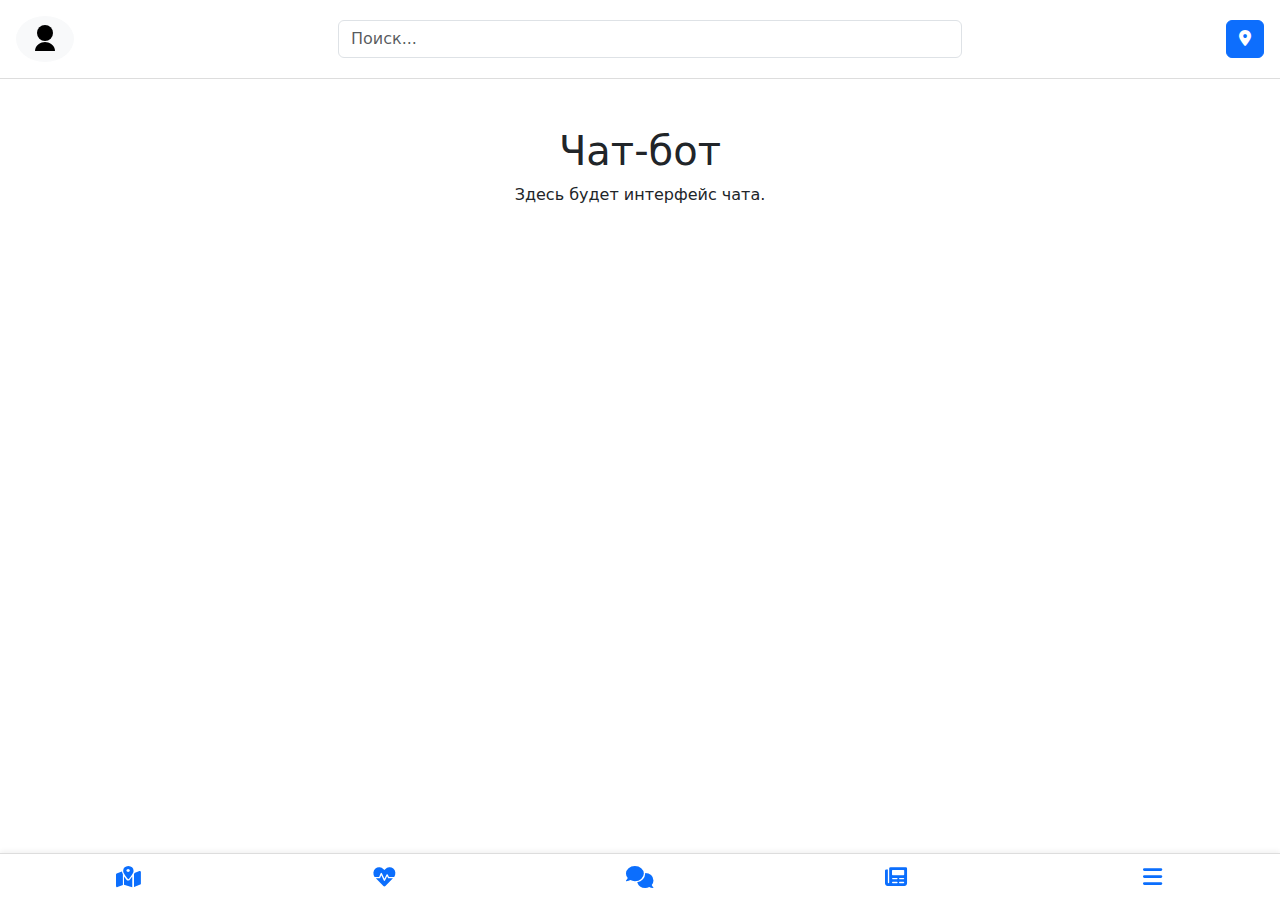
<file: chat.html>
<!DOCTYPE html>
<html lang="ru">
<head>
  <meta charset="UTF-8">
  <meta name="viewport" content="width=device-width, initial-scale=1.0">
  <title>Чат</title>
  <link rel="stylesheet" href="css/styles.css">
  <link href="https://cdn.jsdelivr.net/npm/bootstrap@5.3.0-alpha1/dist/css/bootstrap.min.css" rel="stylesheet">
  <link href="https://cdnjs.cloudflare.com/ajax/libs/font-awesome/6.0.0-beta3/css/all.min.css" rel="stylesheet">
</head>
<body>
  <header class="d-flex justify-content-between align-items-center p-3">
    <a href="index.html" class="profile-btn btn btn-light rounded-circle" aria-label="Профиль">
      <!-- SVG иконка профиля -->
      <svg width="32" height="32" xmlns="http://www.w3.org/2000/svg" fill="currentColor">
        <circle cx="16" cy="10" r="8"></circle>
        <path d="M6 28c0-6 6-9 10-9s10 3 10 9"></path>
      </svg>
    </a>
    <div class="search-container w-50">
      <input type="text" id="search" class="form-control" placeholder="Поиск..." aria-label="Поле поиска">
    </div>
    <button id="geolocation-btn" class="btn btn-primary" aria-label="Определить местоположение">
      <i class="fas fa-map-marker-alt"></i> 
    </button>
  </header>

  <main>
    <h1 class="text-center mt-5">Чат-бот</h1>
    <p class="text-center">Здесь будет интерфейс чата.</p>
  </main>

  <footer>
    <nav class="bottom-nav" aria-label="Основное меню">
      <a href="map.html" aria-label="Открыть карту">
        <i class="fas fa-map-marked-alt"></i>
      </a>
      <a href="health.html" aria-label="Открыть советы по здоровью">
        <i class="fas fa-heartbeat"></i>
      </a>
      <a href="chat.html" aria-label="Открыть чат-бота">
        <i class="fas fa-comments"></i>
      </a>
      <a href="news.html" aria-label="Открыть новости">
        <i class="fas fa-newspaper"></i>
      </a>
      <a href="menu.html" aria-label="Открыть меню">
        <i class="fas fa-bars"></i>
      </a>
    </nav>
  </footer>
</body>
</html>
</file>
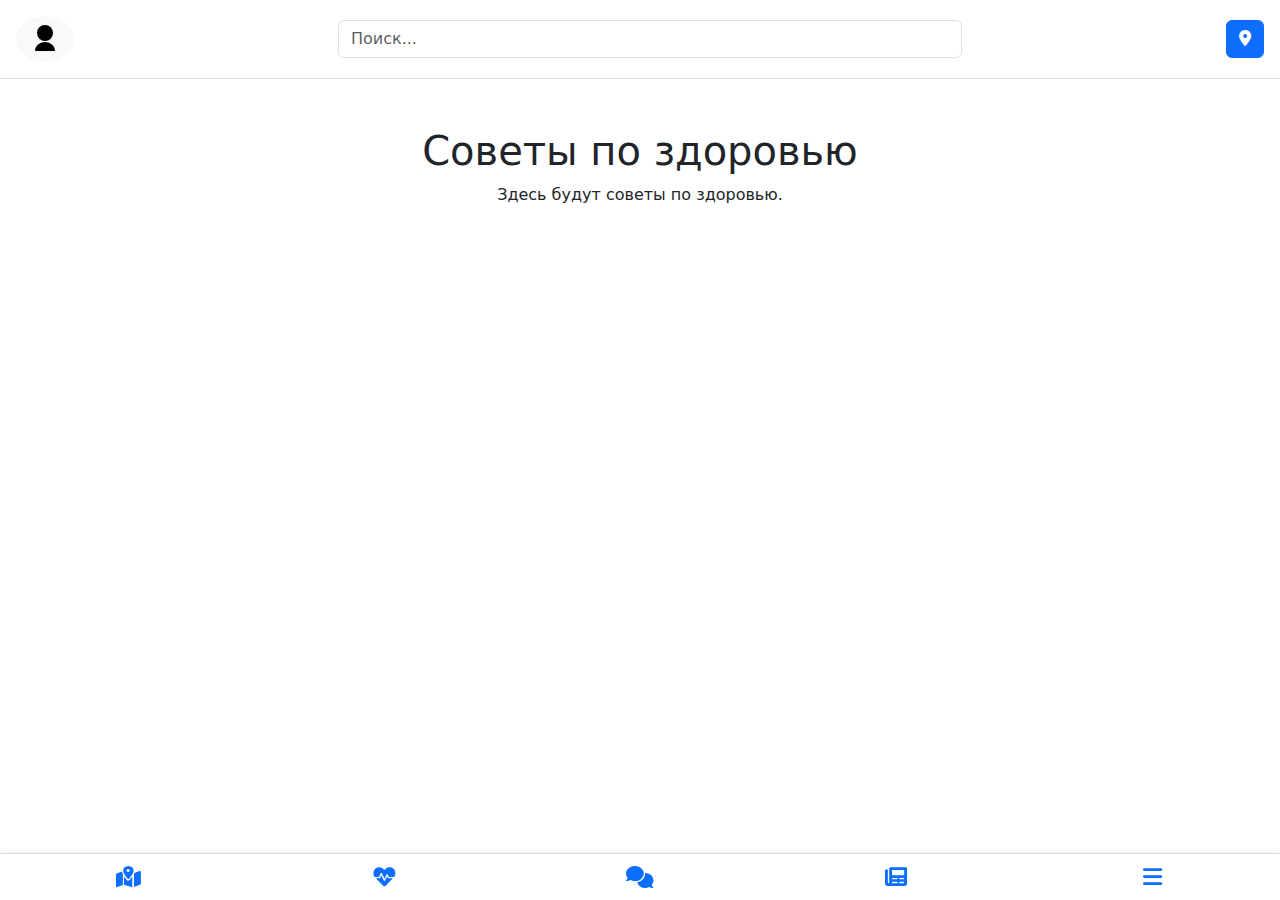
<file: health.html>
<!DOCTYPE html>
<html lang="ru">
<head>
  <meta charset="UTF-8">
  <meta name="viewport" content="width=device-width, initial-scale=1.0">
  <title>Здоровье</title>
  <link rel="stylesheet" href="css/styles.css">
  <link href="https://cdn.jsdelivr.net/npm/bootstrap@5.3.0-alpha1/dist/css/bootstrap.min.css" rel="stylesheet">
  <link href="https://cdnjs.cloudflare.com/ajax/libs/font-awesome/6.0.0-beta3/css/all.min.css" rel="stylesheet">
</head>
<body>
  <header class="d-flex justify-content-between align-items-center p-3">
    <a href="index.html" class="profile-btn btn btn-light rounded-circle" aria-label="Профиль">
      <!-- SVG иконка профиля -->
      <svg width="32" height="32" xmlns="http://www.w3.org/2000/svg" fill="currentColor">
        <circle cx="16" cy="10" r="8"></circle>
        <path d="M6 28c0-6 6-9 10-9s10 3 10 9"></path>
      </svg>
    </a>
    <div class="search-container w-50">
      <input type="text" id="search" class="form-control" placeholder="Поиск..." aria-label="Поле поиска">
    </div>
    <button id="geolocation-btn" class="btn btn-primary" aria-label="Определить местоположение">
      <i class="fas fa-map-marker-alt"></i> 
    </button>
  </header>

  <main>
    <h1 class="text-center mt-5">Советы по здоровью</h1>
    <p class="text-center">Здесь будут советы по здоровью.</p>
  </main>

  <footer>
    <nav class="bottom-nav" aria-label="Основное меню">
      <a href="map.html" aria-label="Открыть карту">
        <i class="fas fa-map-marked-alt"></i>
      </a>
      <a href="health.html" aria-label="Открыть советы по здоровью">
        <i class="fas fa-heartbeat"></i>
      </a>
      <a href="chat.html" aria-label="Открыть чат-бота">
        <i class="fas fa-comments"></i>
      </a>
      <a href="news.html" aria-label="Открыть новости">
        <i class="fas fa-newspaper"></i>
      </a>
      <a href="menu.html" aria-label="Открыть меню">
        <i class="fas fa-bars"></i>
      </a>
    </nav>
  </footer>
</body>
</html>
</file>
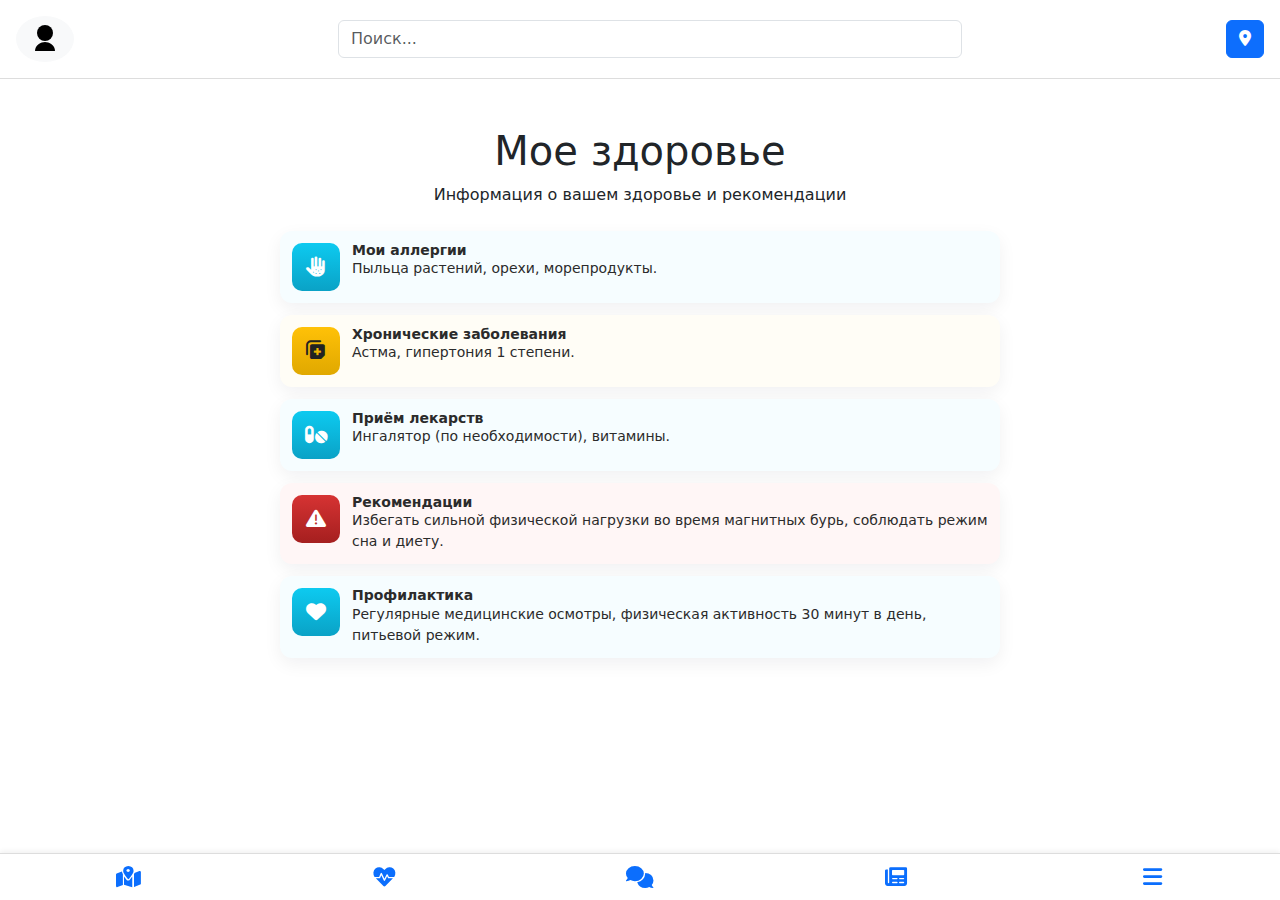
<file: health_profile.html>
<!DOCTYPE html>
<html lang="ru">
<head>
  <meta charset="UTF-8">
  <meta name="viewport" content="width=device-width, initial-scale=1.0">
  <title>Мое здоровье</title>
  <link rel="stylesheet" href="css/styles.css">
  <link href="https://cdn.jsdelivr.net/npm/bootstrap@5.3.0-alpha1/dist/css/bootstrap.min.css" rel="stylesheet">
  <link href="https://cdnjs.cloudflare.com/ajax/libs/font-awesome/6.0.0-beta3/css/all.min.css" rel="stylesheet">
</head>
<body>
  <header class="d-flex justify-content-between align-items-center p-3">
    <a href="index.html" class="profile-btn btn btn-light rounded-circle" aria-label="Профиль">
      <svg width="32" height="32" xmlns="http://www.w3.org/2000/svg" fill="currentColor">
        <circle cx="16" cy="10" r="8"></circle>
        <path d="M6 28c0-6 6-9 10-9s10 3 10 9"></path>
      </svg>
    </a>
    <div class="search-container w-50">
      <input type="text" id="search" class="form-control" placeholder="Поиск..." aria-label="Поле поиска">
    </div>
    <button id="geolocation-btn" class="btn btn-primary" aria-label="Определить местоположение">
      <i class="fas fa-map-marker-alt"></i> 
    </button>
  </header>

  <main class="container main-with-padding">
    <h1 class="text-center mt-5">Мое здоровье</h1>
    <p class="text-center mb-4">Информация о вашем здоровье и рекомендации</p>

    <div class="health-grid">
      <div class="alert-card health-alert alert-info">
        <div class="alert-icon"><i class="fas fa-allergies"></i></div>
        <div class="alert-body">
          <p class="alert-title">Мои аллергии</p>
          <p>Пыльца растений, орехи, морепродукты.</p>
        </div>
      </div>

      <div class="alert-card health-alert alert-warning">
        <div class="alert-icon"><i class="fas fa-notes-medical"></i></div>
        <div class="alert-body">
          <p class="alert-title">Хронические заболевания</p>
          <p>Астма, гипертония 1 степени.</p>
        </div>
      </div>

      <div class="alert-card health-alert alert-info">
        <div class="alert-icon"><i class="fas fa-pills"></i></div>
        <div class="alert-body">
          <p class="alert-title">Приём лекарств</p>
          <p>Ингалятор (по необходимости), витамины.</p>
        </div>
      </div>

      <div class="alert-card health-alert alert-danger">
        <div class="alert-icon"><i class="fas fa-exclamation-triangle"></i></div>
        <div class="alert-body">
          <p class="alert-title">Рекомендации</p>
          <p>Избегать сильной физической нагрузки во время магнитных бурь, соблюдать режим сна и диету.</p>
        </div>
      </div>

      <div class="alert-card health-alert alert-info">
        <div class="alert-icon"><i class="fas fa-heart"></i></div>
        <div class="alert-body">
          <p class="alert-title">Профилактика</p>
          <p>Регулярные медицинские осмотры, физическая активность 30 минут в день, питьевой режим.</p>
        </div>
      </div>
    </div>
  </main>

  <footer>
    <nav class="bottom-nav" aria-label="Основное меню">
      <a href="map.html" aria-label="Открыть карту">
        <i class="fas fa-map-marked-alt"></i>
      </a>
      <a href="health.html" aria-label="Открыть советы по здоровью">
        <i class="fas fa-heartbeat"></i>
      </a>
      <a href="chat.html" aria-label="Открыть чат-бота">
        <i class="fas fa-comments"></i>
      </a>
      <a href="news.html" aria-label="Открыть новости">
        <i class="fas fa-newspaper"></i>
      </a>
      <a href="menu.html" aria-label="Открыть меню">
        <i class="fas fa-bars"></i>
      </a>
    </nav>
  </footer>
</body>
</html>
</file>
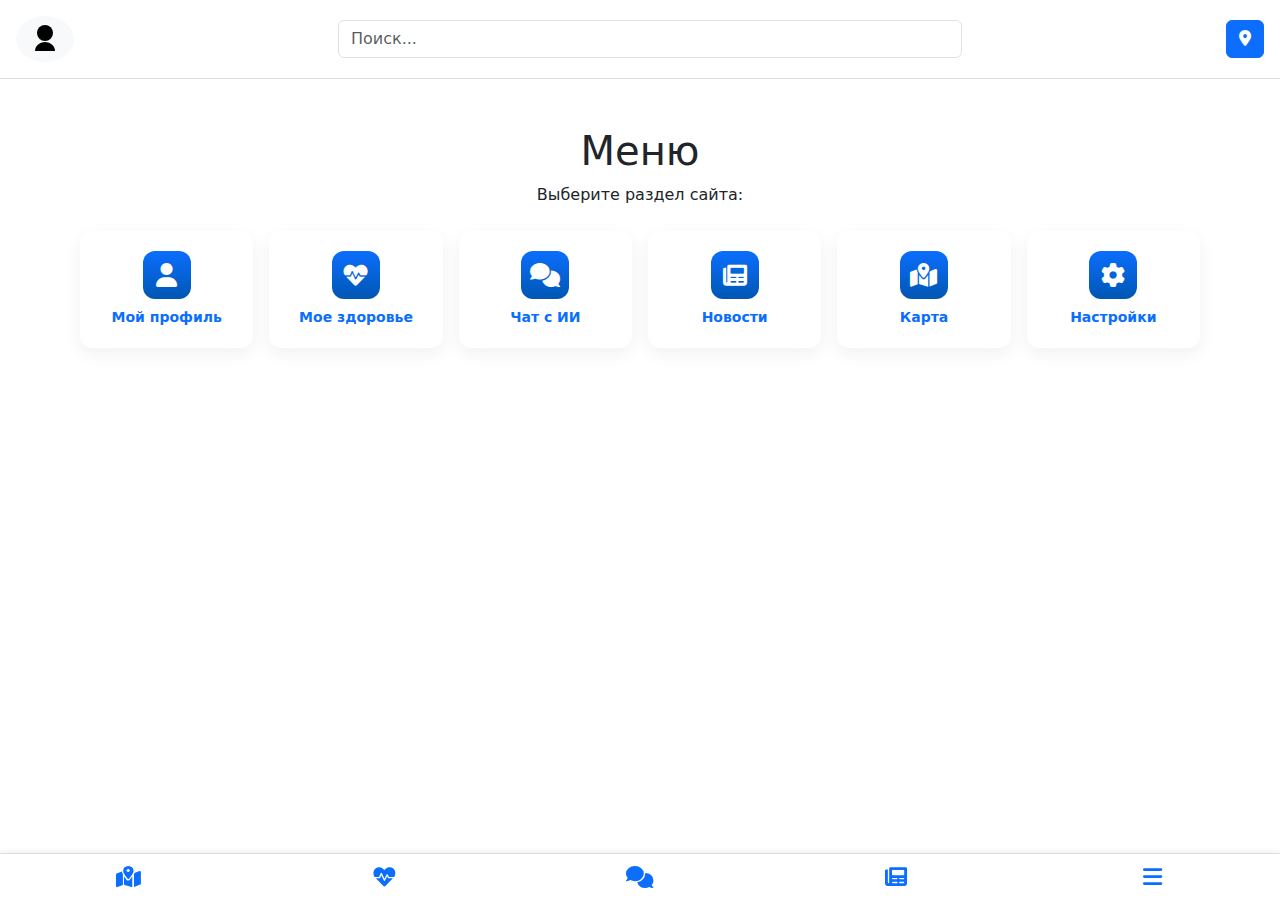
<file: menu.html>
<!DOCTYPE html>
<html lang="ru">
<head>
  <meta charset="UTF-8">
  <meta name="viewport" content="width=device-width, initial-scale=1.0">
  <title>Меню</title>
  <link rel="stylesheet" href="css/styles.css">
  <link href="https://cdn.jsdelivr.net/npm/bootstrap@5.3.0-alpha1/dist/css/bootstrap.min.css" rel="stylesheet">
  <link href="https://cdnjs.cloudflare.com/ajax/libs/font-awesome/6.0.0-beta3/css/all.min.css" rel="stylesheet">
</head>
<body>
  <header class="d-flex justify-content-between align-items-center p-3">
    <a href="index.html" class="profile-btn btn btn-light rounded-circle" aria-label="Профиль">
      <!-- SVG иконка профиля -->
      <svg width="32" height="32" xmlns="http://www.w3.org/2000/svg" fill="currentColor">
        <circle cx="16" cy="10" r="8"></circle>
        <path d="M6 28c0-6 6-9 10-9s10 3 10 9"></path>
      </svg>
    </a>
    <div class="search-container w-50">
      <input type="text" id="search" class="form-control" placeholder="Поиск..." aria-label="Поле поиска">
    </div>
    <button id="geolocation-btn" class="btn btn-primary" aria-label="Определить местоположение">
      <i class="fas fa-map-marker-alt"></i> 
    </button>
  </header>

  <main class="container main-with-padding">
  <h1 class="text-center mt-5">Меню</h1>
  <p class="text-center mb-4">Выберите раздел сайта:</p>

  <div class="menu-grid">
    <a href="health_profile.html" class="menu-card">
      <div class="menu-icon"><i class="fas fa-user"></i></div>
      <span>Мой профиль</span>
    </a>

    <a href="health.html" class="menu-card">
      <div class="menu-icon"><i class="fas fa-heartbeat"></i></div>
      <span>Мое здоровье</span>
    </a>

    <a href="chat.html" class="menu-card">
      <div class="menu-icon"><i class="fas fa-comments"></i></div>
      <span>Чат с ИИ</span>
    </a>

    <a href="news.html" class="menu-card">
      <div class="menu-icon"><i class="fas fa-newspaper"></i></div>
      <span>Новости</span>
    </a>

    <a href="map.html" class="menu-card">
      <div class="menu-icon"><i class="fas fa-map-marked-alt"></i></div>
      <span>Карта</span>
    </a>

    <a href="settings.html" class="menu-card">
      <div class="menu-icon"><i class="fas fa-cog"></i></div>
      <span>Настройки</span>
    </a>
  </div>
</main>


  <footer>
    <nav class="bottom-nav" aria-label="Основное меню">
      <a href="map.html" aria-label="Открыть карту">
        <i class="fas fa-map-marked-alt"></i>
      </a>
      <a href="health.html" aria-label="Открыть советы по здоровью">
        <i class="fas fa-heartbeat"></i>
      </a>
      <a href="chat.html" aria-label="Открыть чат-бота">
        <i class="fas fa-comments"></i>
      </a>
      <a href="news.html" aria-label="Открыть новости">
        <i class="fas fa-newspaper"></i>
      </a>
      <a href="menu.html" aria-label="Открыть меню">
        <i class="fas fa-bars"></i>
      </a>
    </nav>
  </footer>
</body>
</html>
</file>
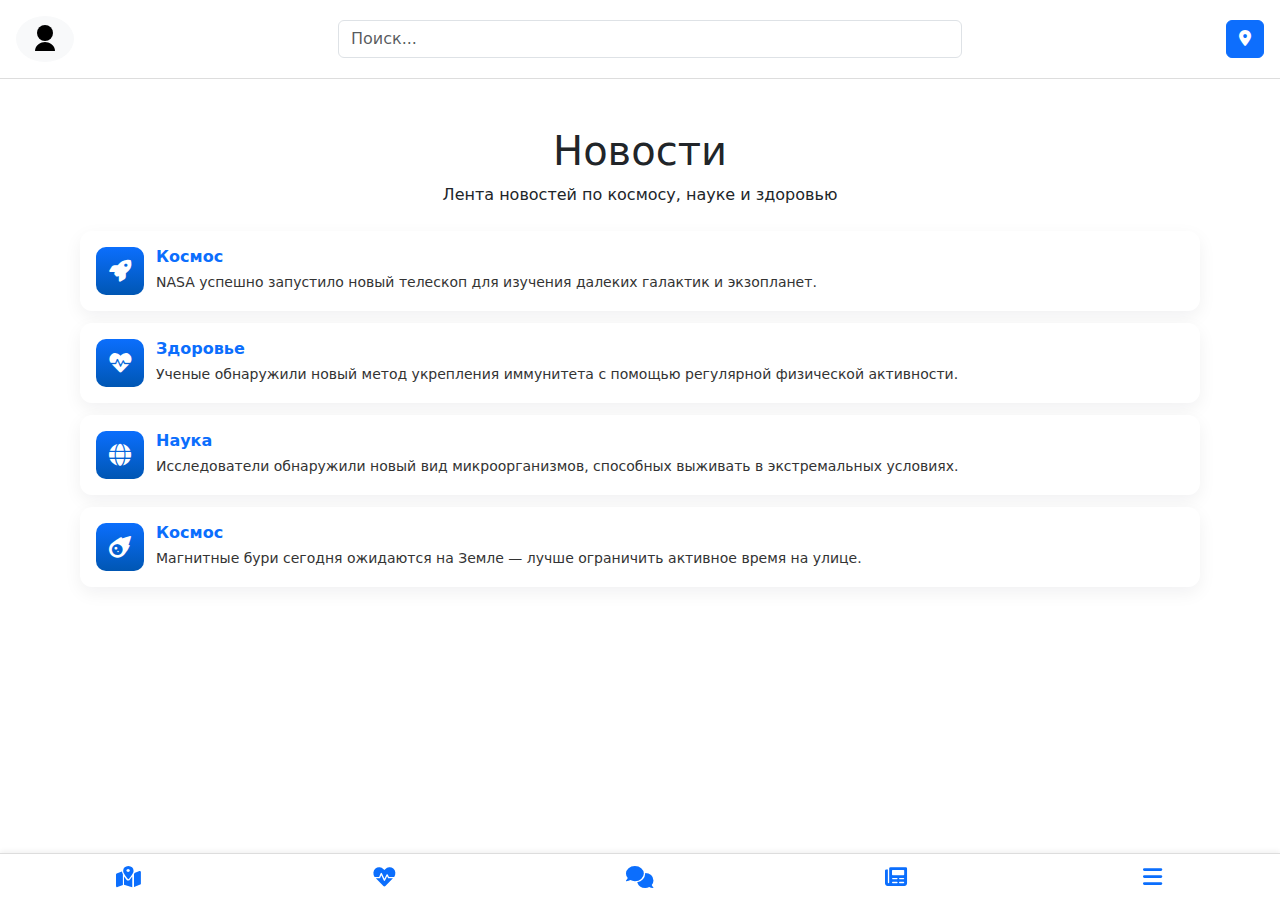
<file: news.html>
<!DOCTYPE html>
<html lang="ru">
<head>
  <meta charset="UTF-8">
  <meta name="viewport" content="width=device-width, initial-scale=1.0">
  <title>Новости</title>
  <link rel="stylesheet" href="css/styles.css">
  <link href="https://cdn.jsdelivr.net/npm/bootstrap@5.3.0-alpha1/dist/css/bootstrap.min.css" rel="stylesheet">
  <link href="https://cdnjs.cloudflare.com/ajax/libs/font-awesome/6.0.0-beta3/css/all.min.css" rel="stylesheet">
</head>
<body>
  <header class="d-flex justify-content-between align-items-center p-3">
    <a href="index.html" class="profile-btn btn btn-light rounded-circle" aria-label="Профиль">
      <!-- SVG иконка профиля -->
      <svg width="32" height="32" xmlns="http://www.w3.org/2000/svg" fill="currentColor">
        <circle cx="16" cy="10" r="8"></circle>
        <path d="M6 28c0-6 6-9 10-9s10 3 10 9"></path>
      </svg>
    </a>
    <div class="search-container w-50">
      <input type="text" id="search" class="form-control" placeholder="Поиск..." aria-label="Поле поиска">
    </div>
    <button id="geolocation-btn" class="btn btn-primary" aria-label="Определить местоположение">
      <i class="fas fa-map-marker-alt"></i> 
    </button>
  </header>

  <main class="container mt-4">
  <h1 class="text-center mt-5">Новости</h1>
  <p class="text-center mb-4">Лента новостей по космосу, науке и здоровью</p>

  <section>
    <a href="https://www.nasa.gov/feature/new-telescope" target="_blank" class="info-block">
      <div class="info-icon"><i class="fas fa-rocket"></i></div>
      <div class="info-content">
        <h2>Космос</h2>
        <p>NASA успешно запустило новый телескоп для изучения далеких галактик и экзопланет.</p>
      </div>
    </a>

    <a href="https://www.who.int/news-room/fact-sheets/detail/physical-activity" target="_blank" class="info-block">
      <div class="info-icon"><i class="fas fa-heartbeat"></i></div>
      <div class="info-content">
        <h2>Здоровье</h2>
        <p>Ученые обнаружили новый метод укрепления иммунитета с помощью регулярной физической активности.</p>
      </div>
    </a>

    <a href="https://www.sciencemag.org/news/2025/01/new-microorganisms" target="_blank" class="info-block">
      <div class="info-icon"><i class="fas fa-globe"></i></div>
      <div class="info-content">
        <h2>Наука</h2>
        <p>Исследователи обнаружили новый вид микроорганизмов, способных выживать в экстремальных условиях.</p>
      </div>
    </a>

    <a href="https://www.spaceweather.com/" target="_blank" class="info-block">
      <div class="info-icon"><i class="fas fa-meteor"></i></div>
      <div class="info-content">
        <h2>Космос</h2>
        <p>Магнитные бури сегодня ожидаются на Земле — лучше ограничить активное время на улице.</p>
      </div>
    </a>
  </section>
</main>



  <footer>
    <nav class="bottom-nav" aria-label="Основное меню">
      <a href="map.html" aria-label="Открыть карту">
        <i class="fas fa-map-marked-alt"></i>
      </a>
      <a href="health.html" aria-label="Открыть советы по здоровью">
        <i class="fas fa-heartbeat"></i>
      </a>
      <a href="chat.html" aria-label="Открыть чат-бота">
        <i class="fas fa-comments"></i>
      </a>
      <a href="news.html" aria-label="Открыть новости">
        <i class="fas fa-newspaper"></i>
      </a>
      <a href="menu.html" aria-label="Открыть меню">
        <i class="fas fa-bars"></i>
      </a>
    </nav>
  </footer>
</body>
</html>
</file>
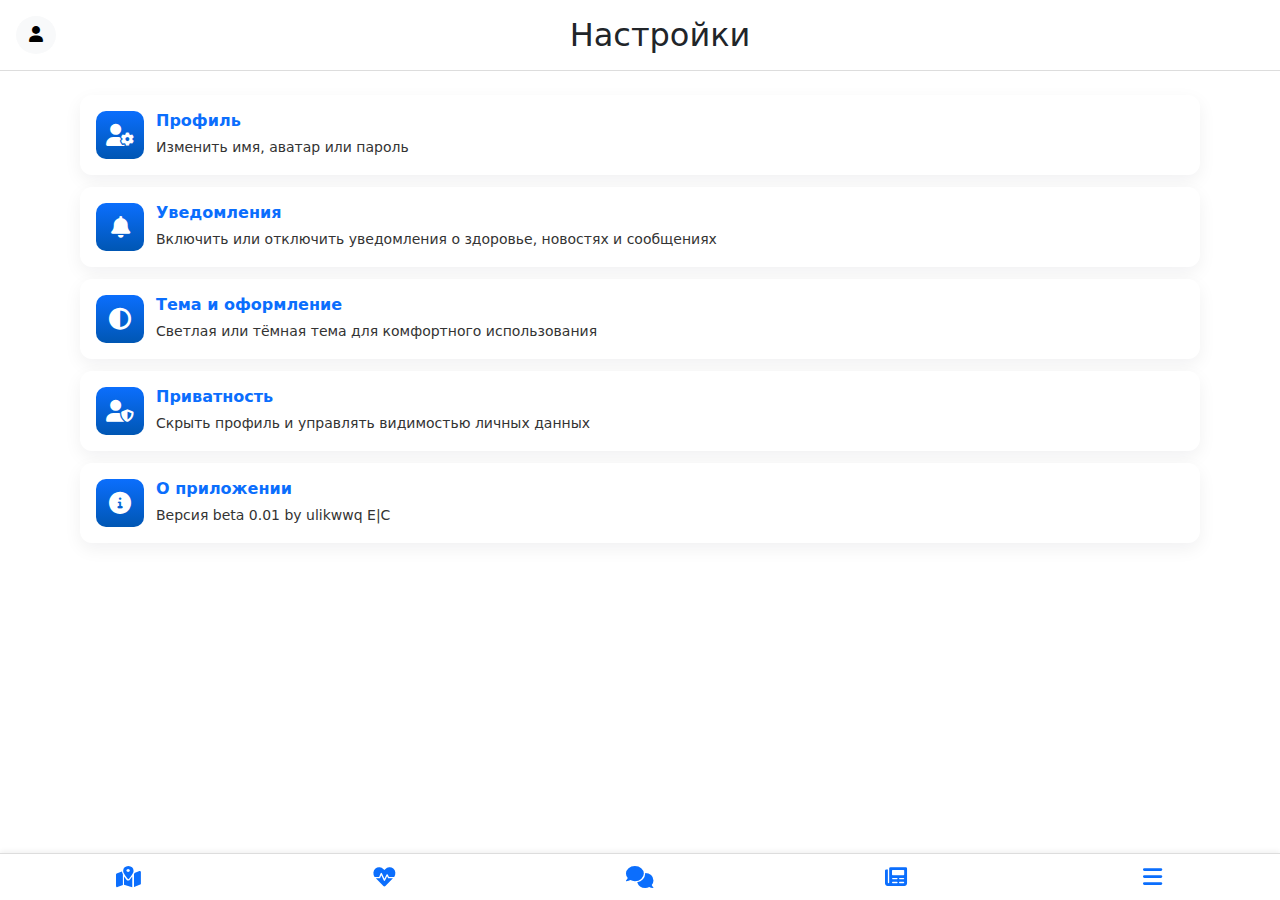
<file: settings.html>
<!DOCTYPE html>
<html lang="ru">
<head>
  <meta charset="UTF-8">
  <meta name="viewport" content="width=device-width, initial-scale=1.0">
  <title>Настройки</title>
  <link rel="stylesheet" href="css/styles.css">
  <link href="https://cdn.jsdelivr.net/npm/bootstrap@5.3.0-alpha1/dist/css/bootstrap.min.css" rel="stylesheet">
  <link href="https://cdnjs.cloudflare.com/ajax/libs/font-awesome/6.0.0-beta3/css/all.min.css" rel="stylesheet">
</head>
<body>
  <header class="d-flex justify-content-between align-items-center p-3">
    <a href="index.html" class="profile-btn btn btn-light rounded-circle" aria-label="Профиль">
      <i class="fas fa-user"></i>
    </a>
    <h2 class="m-0">Настройки</h2>
    <div></div>
  </header>

  <main class="main-with-padding container mt-4">
    
    <!-- Профиль -->
    <div class="info-block">
      <div class="info-icon"><i class="fas fa-user-cog"></i></div>
      <div class="info-content">
        <h2>Профиль</h2>
        <p>Изменить имя, аватар или пароль</p>
      </div>
    </div>

    <!-- Уведомления -->
    <div class="info-block">
      <div class="info-icon"><i class="fas fa-bell"></i></div>
      <div class="info-content">
        <h2>Уведомления</h2>
        <p>Включить или отключить уведомления о здоровье, новостях и сообщениях</p>
      </div>
    </div>

    <!-- Тема приложения -->
    <div class="info-block">
      <div class="info-icon"><i class="fas fa-adjust"></i></div>
      <div class="info-content">
        <h2>Тема и оформление</h2>
        <p>Светлая или тёмная тема для комфортного использования</p>
      </div>
    </div>

    <!-- Приватность -->
    <div class="info-block">
      <div class="info-icon"><i class="fas fa-user-shield"></i></div>
      <div class="info-content">
        <h2>Приватность</h2>
        <p>Скрыть профиль и управлять видимостью личных данных</p>
      </div>
    </div>

    <!-- О приложении -->
    <div class="info-block">
      <div class="info-icon"><i class="fas fa-info-circle"></i></div>
      <div class="info-content">
        <h2>О приложении</h2>
        <p>Версия beta 0.01 by ulikwwq E|C</p>
      </div>
    </div>

    

  </main>

  <footer>
    <nav class="bottom-nav" aria-label="Основное меню">
      <a href="map.html"><i class="fas fa-map-marked-alt"></i></a>
      <a href="health.html"><i class="fas fa-heartbeat"></i></a>
      <a href="chat.html"><i class="fas fa-comments"></i></a>
      <a href="news.html"><i class="fas fa-newspaper"></i></a>
      <a href="menu.html"><i class="fas fa-bars"></i></a>
    </nav>
  </footer>
</body>
</html>
</file>
<file: css/styles.css>
/* Ваши существующие стили (их можно оставить) */
body {
  margin: 0;
  font-family: Arial, sans-serif;
  background-color: #f7f8fa;
  color: #333;
}

a{
    text-decoration: none;
}



/* header/footer — оставляем как есть, но добавим маленькие правки */
header {
  background-color: #fff;
  border-bottom: 1px solid #ddd;
  padding: 10px;
  display: flex;
  align-items: center;
  justify-content: space-between;
  gap: 8px;
}

footer {
  position: fixed;
  left: 0;
  right: 0;
  bottom: 0;
}

/* главное содержимое не должно прятаться за bottom-nav */
.main-with-padding {
  padding-bottom: 90px; /* место под bottom-nav */
}

/* bottom nav (оставлено, добавлен адаптив) */
.bottom-nav {
  position: fixed;
  bottom: 0;
  width: 100%;
  display: flex;
  justify-content: space-around;
  background-color: #fff;
  border-top: 1px solid #ddd;
  box-shadow: 0 -2px 5px rgba(0, 0, 0, 0.06);
  padding: 12px 0; /* чуть увеличен отступ для удобства на тач */
  z-index: 1000;
}
.bottom-nav a {
  text-align: center;
  flex: 1;
  color: #0b6efd;
  text-decoration: none;
  font-size: 14px;
  transition: color 0.3s, transform 0.12s;
  display: flex;
  justify-content: center;
  align-items: center;
}
.bottom-nav a i {
  font-size: 22px;
}

/* ---------- Стили для уведомлений (alerts) ---------- */
.alert-card {
  padding: 12px;
  display: flex;
  gap: 12px;
  align-items: flex-start;
  border-radius: 12px;
  box-shadow: 0 6px 18px rgba(15, 23, 42, 0.06);
  margin-bottom: 12px;
  border: none; /* у нас карточки, не стандартные alert bootstrap */
  background-clip: padding-box;
}

/* иконка слева */
.alert-icon {
  width: 48px;
  height: 48px;
  min-width: 48px;
  border-radius: 10px;
  display: flex;
  align-items: center;
  justify-content: center;
  font-size: 20px;
  color: white;
  flex-shrink: 0;
}

/* типы */
.alert-danger .alert-icon { background: linear-gradient(180deg,#d63333,#a51f1f); }
.alert-warning .alert-icon { background: linear-gradient(180deg,#ffc107,#e0a800); color: #222; }
.alert-info .alert-icon { background: linear-gradient(180deg,#0dcaf0,#0aa2c6); }

/* текст */
.alert-title {
  margin: 0 0 4px 0;
  font-size: 16px;
  line-height: 1.1;
  font-weight: 600;
}
.alert-body p {
  margin: 0;
  font-size: 14px;
  color: #2b2b2b;
}

/* кнопка закрытия */
.alert-close {
  border-radius: 8px;
  padding: 6px 8px;
  height: 36px;
  width: 36px;
  display: inline-flex;
  align-items: center;
  justify-content: center;
  box-shadow: none;
  border: 1px solid rgba(0,0,0,0.06);
}

/* accessibility focus */
.alert-close:focus,
.profile-btn:focus,
#geolocation-btn:focus,
.bottom-nav a:focus {
  outline: 3px solid rgba(11,110,253,0.18);
  outline-offset: 2px;
}

/* адаптивность — в мобильных условиях делаем карточки более компактными/полными по ширине */
@media (max-width: 576px) {
  .alert-card {
    padding: 12px;
    border-radius: 10px;
  }
  .alert-icon {
    width: 44px;
    height: 44px;
    font-size: 18px;
  }
  .alert-title {
    font-size: 15px;
  }
  .alert-body p {
    font-size: 14px;
  }
  header .search-container { width: 56%; }
}

/* чуть больше пространства для контента на больших экранах */
@media (min-width: 992px) {
  .main-with-padding { padding-bottom: 60px; }
  .alert-card { max-width: 720px; margin-left: auto; margin-right: auto; }
}

/* визуальные цвета для bootstrap alert классов при необходимости */
.health-alert.alert-danger { background-color: #fff6f6; }
.health-alert.alert-warning { background-color: #fffdf6; }
.health-alert.alert-info { background-color: #f6fdff; }

/* ===== Чат-бот ===== */
.chat-container {
  max-width: 720px;
  margin: 0 auto 100px auto;
  border-radius: 12px;
  box-shadow: 0 6px 18px rgba(15, 23, 42, 0.06);
  background-color: #fff;
  display: flex;
  flex-direction: column;
  height: 500px;
}

.chat-messages {
  flex-grow: 1;
  overflow-y: auto;
  padding: 10px;
  display: flex;
  flex-direction: column;
  gap: 10px;
  border-bottom: 1px solid #ddd;
}

.message {
  padding: 10px 14px;
  border-radius: 12px;
  max-width: 75%;
  word-wrap: break-word;
}

.message.user {
  align-self: flex-end;
  background-color: #0b6efd;
  color: #fff;
}

.message.bot {
  align-self: flex-start;
  background-color: #f1f1f1;
  color: #333;
}

#chat-input {
  flex-grow: 1;
}

#chat-send-btn {
  flex-shrink: 0;
}

@media (max-width: 576px) {
  .chat-container {
    height: 400px;
    padding: 8px;
  }
  .message {
    padding: 8px 10px;
  }
}

/* ===== Информационные блоки ===== */
.info-block {
  display: flex;
  align-items: flex-start;
  gap: 12px;
  background-color: #fff;
  border-radius: 12px;
  box-shadow: 0 6px 18px rgba(15, 23, 42, 0.06);
  padding: 16px;
  margin: 12px auto;
  max-width: 720px;
  transition: transform 0.2s ease, box-shadow 0.2s ease;
}

.info-block:hover {
  transform: translateY(-2px);
  box-shadow: 0 8px 22px rgba(15, 23, 42, 0.08);
}

.info-icon {
  width: 48px;
  height: 48px;
  min-width: 48px;
  border-radius: 10px;
  background: linear-gradient(180deg, #0b6efd, #0056b3);
  display: flex;
  align-items: center;
  justify-content: center;
  font-size: 22px;
  color: #fff;
}

.info-content h2 {
  font-size: 16px;
  font-weight: 600;
  margin: 0 0 6px 0;
  color: #0b6efd;
}

.info-content p {
  font-size: 14px;
  margin: 0;
  line-height: 1.5;
  color: #333;
}

/* Адаптивность */
@media (max-width: 576px) {
  .info-block {
    flex-direction: row;
    padding: 12px;
    border-radius: 10px;
    margin: 8px;
  }
  .info-icon {
    width: 40px;
    height: 40px;
    font-size: 18px;
  }
  .info-content h2 {
    font-size: 15px;
  }
  .info-content p {
    font-size: 14px;
  }
}

.info-block{
  text-decoration: none; /* убираем подчёркивание ссылок */
}

.info-block:hover {
  transform: translateY(-2px);
  box-shadow: 0 8px 22px rgba(15, 23, 42, 0.08);
  text-decoration: none; /* убираем подчёркивание ссылок */
}

/* ===== Информационные блоки ===== */
.info-block {
  display: flex;
  align-items: flex-start;
  gap: 12px;
  background-color: #fff;
  border-radius: 12px;
  box-shadow: 0 6px 18px rgba(15, 23, 42, 0.06);
  padding: 16px;
  margin: 12px auto;
  max-width: 100%;          /* растягиваем на всю ширину контейнера */
  width: 100%;              /* для мобильных экранов */
  text-decoration: none;    /* убираем подчеркивание ссылок */
  transition: transform 0.2s ease, box-shadow 0.2s ease;
}

.info-block:hover {
  transform: translateY(-2px);
  box-shadow: 0 8px 22px rgba(15, 23, 42, 0.08);
}

.info-icon {
  width: 48px;
  height: 48px;
  min-width: 48px;
  border-radius: 10px;
  background: linear-gradient(180deg, #0b6efd, #0056b3);
  display: flex;
  align-items: center;
  justify-content: center;
  font-size: 22px;
  color: #fff;
  flex-shrink: 0; /* не сжимается */
}

.info-content h2 {
  font-size: 16px;
  font-weight: 600;
  margin: 0 0 6px 0;
  color: #0b6efd;
}

.info-content p {
  font-size: 14px;
  margin: 0;
  line-height: 1.5;
  color: #333;
}

/* ===== Адаптивность ===== */
@media (max-width: 576px) {
  .info-block {
    flex-direction: row;
    padding: 12px;
    border-radius: 10px;
    margin: 8px;
    overflow: hidden;   /* чтобы текст не выходил за границы */
  }
  .info-icon {
    width: 40px;
    height: 40px;
    font-size: 18px;
  }
  .info-content h2 {
    font-size: 15px;
  }
  .info-content p {
    font-size: 14px;
  }
}

main.container {
  padding-left: 10px;
  padding-right: 10px;
}


/* ===== Сетка меню ===== */
.menu-grid {
  display: grid;
  grid-template-columns: repeat(auto-fit, minmax(120px, 1fr));
  gap: 16px;
  margin-top: 16px;
}

/* ===== Карточки меню ===== */
.menu-card {
  background-color: #fff;
  border-radius: 12px;
  box-shadow: 0 6px 18px rgba(15, 23, 42, 0.06);
  display: flex;
  flex-direction: column;
  align-items: center;
  justify-content: center;
  padding: 20px 10px;
  text-decoration: none;
  transition: transform 0.2s ease, box-shadow 0.2s ease;
  color: #0b6efd;
  text-align: center;
}

.menu-card:hover {
  transform: translateY(-3px);
  box-shadow: 0 8px 22px rgba(15, 23, 42, 0.08);
}

.menu-icon {
  width: 48px;
  height: 48px;
  border-radius: 12px;
  background: linear-gradient(180deg, #0b6efd, #0056b3);
  display: flex;
  align-items: center;
  justify-content: center;
  font-size: 24px;
  color: #fff;
  margin-bottom: 8px;
}

/* Текст под иконкой */
.menu-card span {
  font-size: 14px;
  font-weight: 600;
}

/* Адаптивность */
@media (max-width: 576px) {
  .menu-card {
    padding: 16px 8px;
  }
  .menu-icon {
    width: 40px;
    height: 40px;
    font-size: 20px;
  }
  .menu-card span {
    font-size: 13px;
  }
}


.map-container {
  height: calc(100vh - 180px); /* 100% высоты окна минус header + отступы + bottom-nav */
  border: 2px solid #ddd;
  border-radius: 8px;
  width: 100%;
}

@media (max-width: 576px) {
  .map-container {
    height: calc(100vh - 160px); /* немного меньше для мобильных */
  }
}

/* Контейнер карты */
.map-container {
  height: calc(100vh - 120px); /* учитываем header и небольшой запас */
  border: 2px solid #ddd;
  border-radius: 8px;
  width: 100%;
  position: relative; /* чтобы z-index работал */
  z-index: 0; /* карта ниже футера */
}

/* Footer — всегда поверх карты */
footer {
  position: fixed;
  left: 0;
  right: 0;
  bottom: 0;
  z-index: 1000; /* верхний слой */
}
</file>
